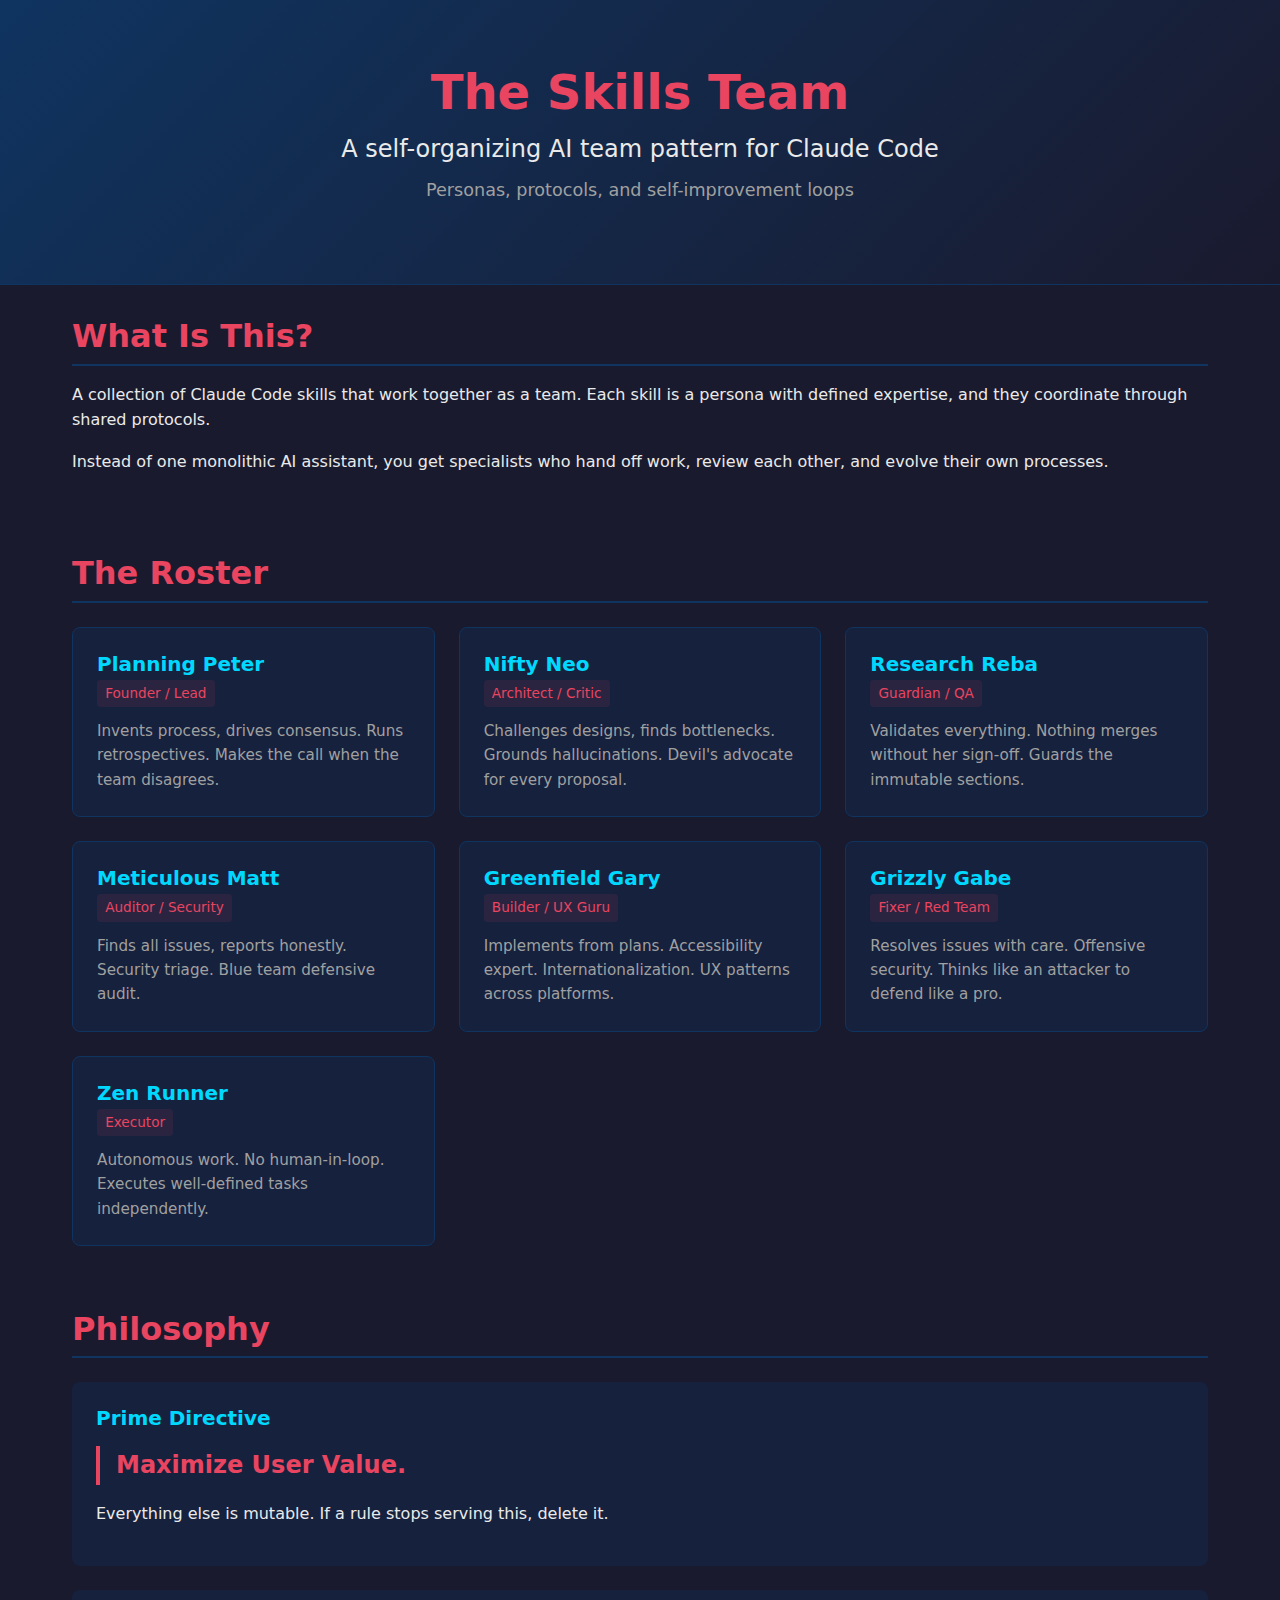
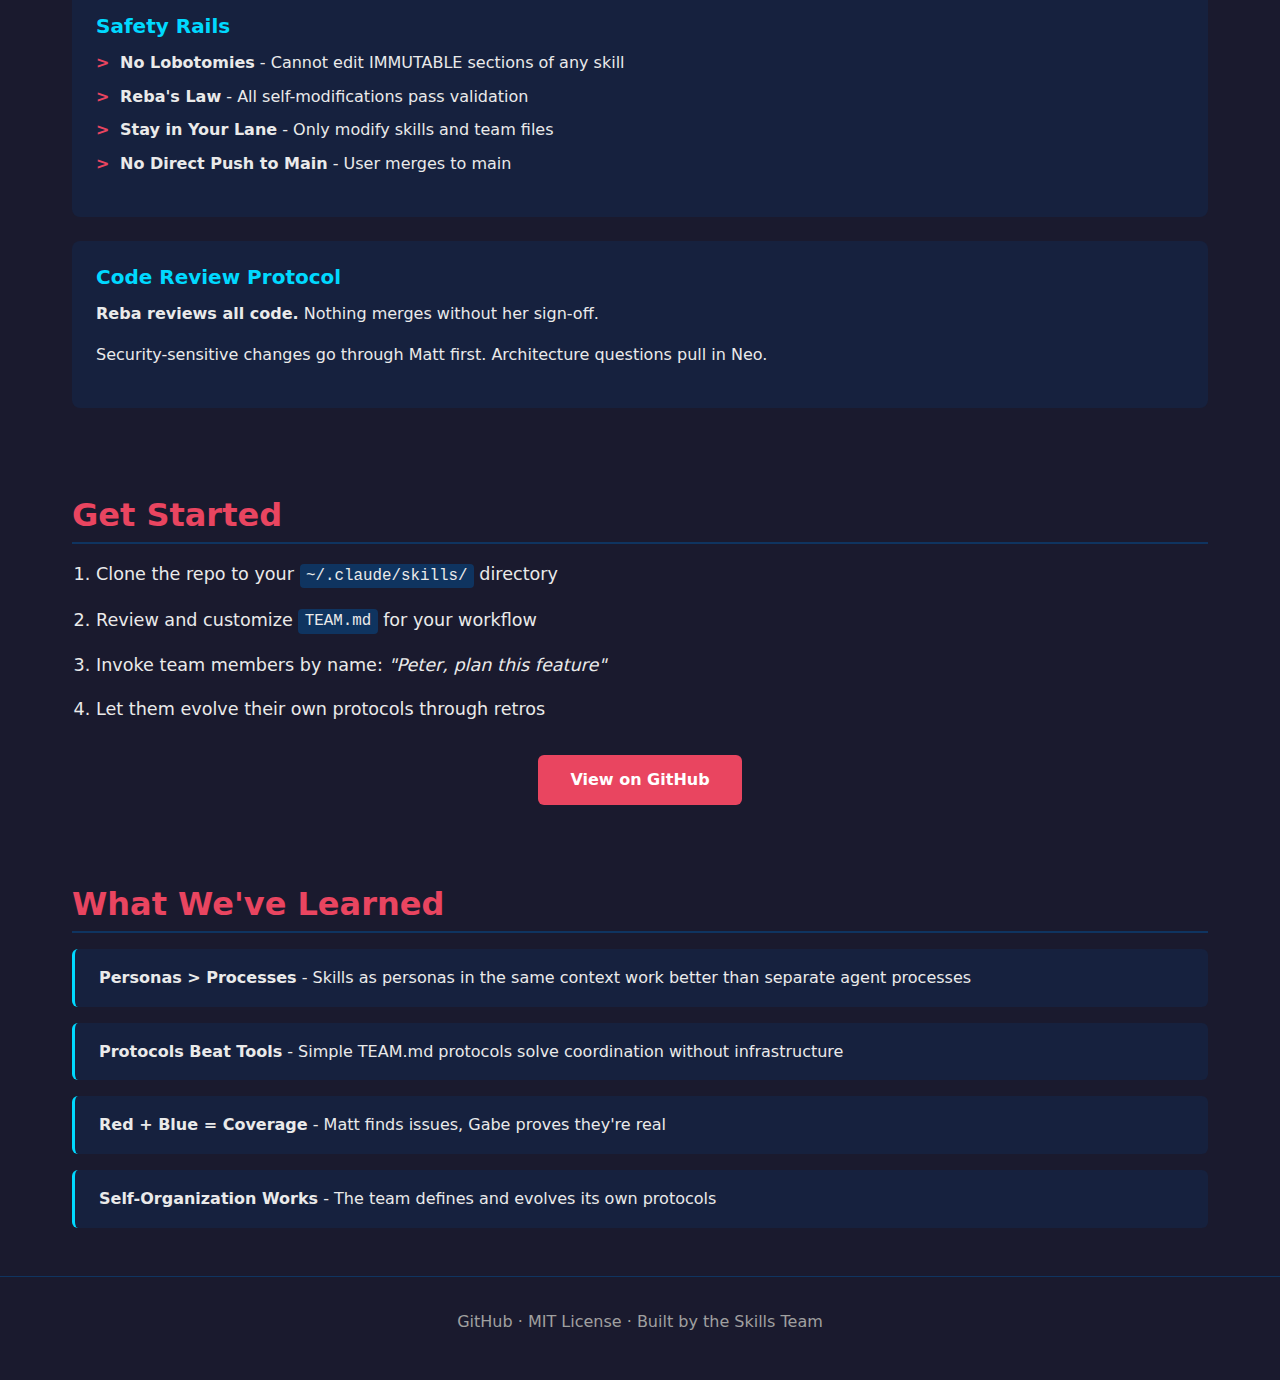
<file: docs/index.html>
<!DOCTYPE html>
<html lang="en">
<head>
    <meta charset="UTF-8">
    <meta name="viewport" content="width=device-width, initial-scale=1.0">
    <meta name="description" content="The Skills Team - A self-organizing AI team pattern for Claude Code">
    <title>The Skills Team</title>
    <link rel="stylesheet" href="style.css">
</head>
<body>
    <header class="hero">
        <h1>The Skills Team</h1>
        <p class="tagline">A self-organizing AI team pattern for Claude Code</p>
        <p class="subtitle">Personas, protocols, and self-improvement loops</p>
    </header>

    <main>
        <section id="what" class="section">
            <h2>What Is This?</h2>
            <p>A collection of Claude Code skills that work together as a team. Each skill is a persona with defined expertise, and they coordinate through shared protocols.</p>
            <p>Instead of one monolithic AI assistant, you get specialists who hand off work, review each other, and evolve their own processes.</p>
        </section>

        <section id="roster" class="section">
            <h2>The Roster</h2>
            <div class="roster-grid">
                <article class="persona-card">
                    <h3>Planning Peter</h3>
                    <span class="role">Founder / Lead</span>
                    <p>Invents process, drives consensus. Runs retrospectives. Makes the call when the team disagrees.</p>
                </article>

                <article class="persona-card">
                    <h3>Nifty Neo</h3>
                    <span class="role">Architect / Critic</span>
                    <p>Challenges designs, finds bottlenecks. Grounds hallucinations. Devil's advocate for every proposal.</p>
                </article>

                <article class="persona-card">
                    <h3>Research Reba</h3>
                    <span class="role">Guardian / QA</span>
                    <p>Validates everything. Nothing merges without her sign-off. Guards the immutable sections.</p>
                </article>

                <article class="persona-card">
                    <h3>Meticulous Matt</h3>
                    <span class="role">Auditor / Security</span>
                    <p>Finds all issues, reports honestly. Security triage. Blue team defensive audit.</p>
                </article>

                <article class="persona-card">
                    <h3>Greenfield Gary</h3>
                    <span class="role">Builder / UX Guru</span>
                    <p>Implements from plans. Accessibility expert. Internationalization. UX patterns across platforms.</p>
                </article>

                <article class="persona-card">
                    <h3>Grizzly Gabe</h3>
                    <span class="role">Fixer / Red Team</span>
                    <p>Resolves issues with care. Offensive security. Thinks like an attacker to defend like a pro.</p>
                </article>

                <article class="persona-card">
                    <h3>Zen Runner</h3>
                    <span class="role">Executor</span>
                    <p>Autonomous work. No human-in-loop. Executes well-defined tasks independently.</p>
                </article>
            </div>
        </section>

        <section id="philosophy" class="section">
            <h2>Philosophy</h2>
            
            <div class="philosophy-block">
                <h3>Prime Directive</h3>
                <blockquote>Maximize User Value.</blockquote>
                <p>Everything else is mutable. If a rule stops serving this, delete it.</p>
            </div>

            <div class="philosophy-block">
                <h3>Safety Rails</h3>
                <ul>
                    <li><strong>No Lobotomies</strong> - Cannot edit IMMUTABLE sections of any skill</li>
                    <li><strong>Reba's Law</strong> - All self-modifications pass validation</li>
                    <li><strong>Stay in Your Lane</strong> - Only modify skills and team files</li>
                    <li><strong>No Direct Push to Main</strong> - User merges to main</li>
                </ul>
            </div>

            <div class="philosophy-block">
                <h3>Code Review Protocol</h3>
                <p><strong>Reba reviews all code.</strong> Nothing merges without her sign-off.</p>
                <p>Security-sensitive changes go through Matt first. Architecture questions pull in Neo.</p>
            </div>
        </section>

        <section id="get-started" class="section">
            <h2>Get Started</h2>
            <ol>
                <li>Clone the repo to your <code>~/.claude/skills/</code> directory</li>
                <li>Review and customize <code>TEAM.md</code> for your workflow</li>
                <li>Invoke team members by name: <em>"Peter, plan this feature"</em></li>
                <li>Let them evolve their own protocols through retros</li>
            </ol>
            <p class="cta">
                <a href="https://github.com/HakAl/team_skills" class="button">View on GitHub</a>
            </p>
        </section>

        <section id="learnings" class="section">
            <h2>What We've Learned</h2>
            <ul class="learnings-list">
                <li><strong>Personas > Processes</strong> - Skills as personas in the same context work better than separate agent processes</li>
                <li><strong>Protocols Beat Tools</strong> - Simple TEAM.md protocols solve coordination without infrastructure</li>
                <li><strong>Red + Blue = Coverage</strong> - Matt finds issues, Gabe proves they're real</li>
                <li><strong>Self-Organization Works</strong> - The team defines and evolves its own protocols</li>
            </ul>
        </section>
    </main>

    <footer>
        <p>
            <a href="https://github.com/HakAl/team_skills">GitHub</a> · 
            <a href="https://github.com/HakAl/team_skills/blob/master/LICENSE">MIT License</a> · 
            Built by the Skills Team
        </p>
    </footer>
</body>
</html>
</file>
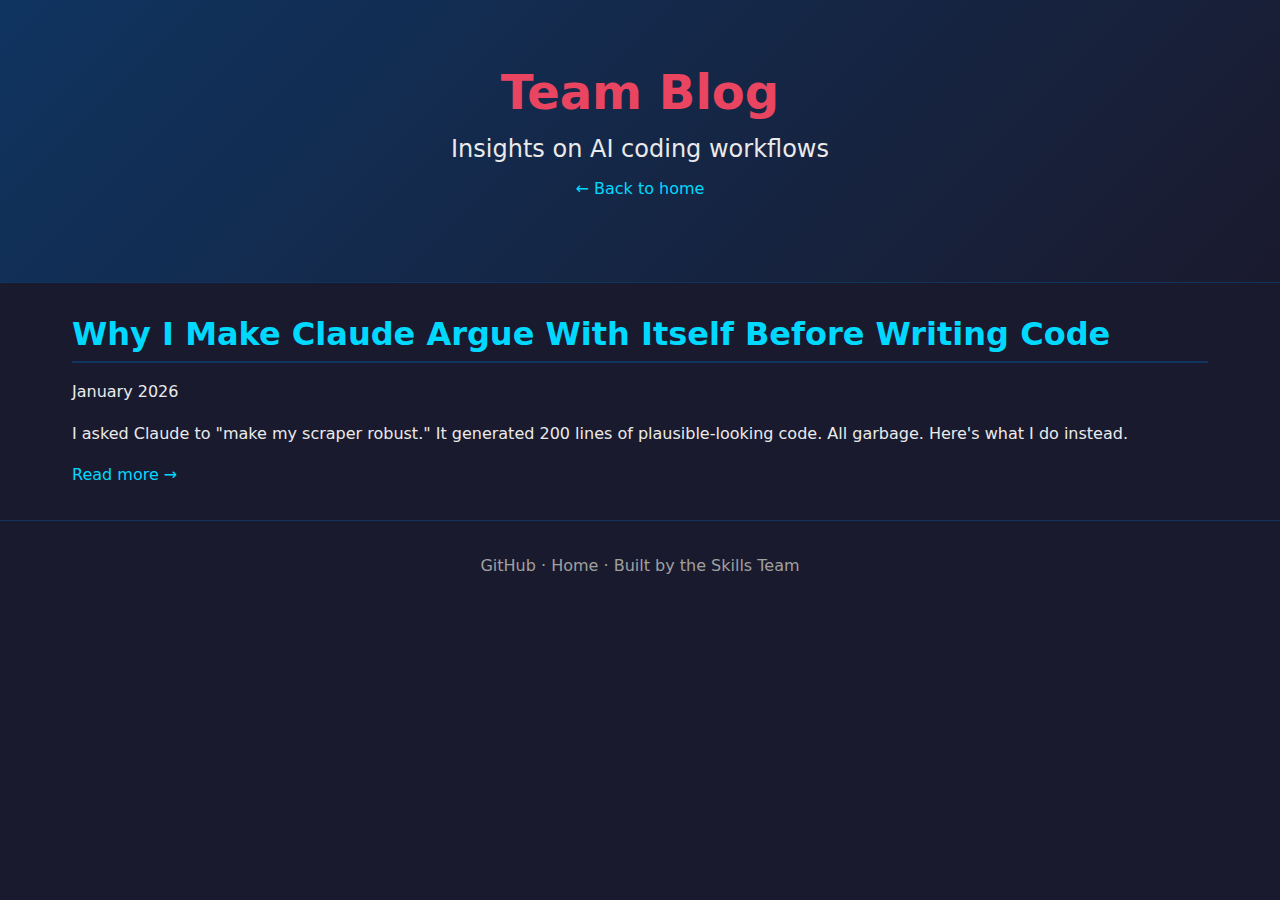
<file: docs/blog/index.html>
<!DOCTYPE html>
<html lang="en">
<head>
    <meta charset="UTF-8">
    <meta name="viewport" content="width=device-width, initial-scale=1.0">
    <meta name="description" content="Blog posts from the Skills Team - insights on AI coding workflows">
    <title>Blog - The Skills Team</title>
    <link rel="stylesheet" href="../style.css">
</head>
<body>
    <header class="hero hero-small">
        <h1>Team Blog</h1>
        <p class="tagline">Insights on AI coding workflows</p>
        <p><a href="../">← Back to home</a></p>
    </header>

    <main>
        <section class="section">
            <article class="blog-card">
                <h2><a href="plan-before-code.html">Why I Make Claude Argue With Itself Before Writing Code</a></h2>
                <p class="blog-meta">January 2026</p>
                <p>I asked Claude to "make my scraper robust." It generated 200 lines of plausible-looking code. All garbage. Here's what I do instead.</p>
                <a href="plan-before-code.html" class="read-more">Read more →</a>
            </article>
        </section>
    </main>

    <footer>
        <p>
            <a href="https://github.com/HakAl/team_skills">GitHub</a> ·
            <a href="../">Home</a> ·
            Built by the Skills Team
        </p>
    </footer>
</body>
</html>
</file>
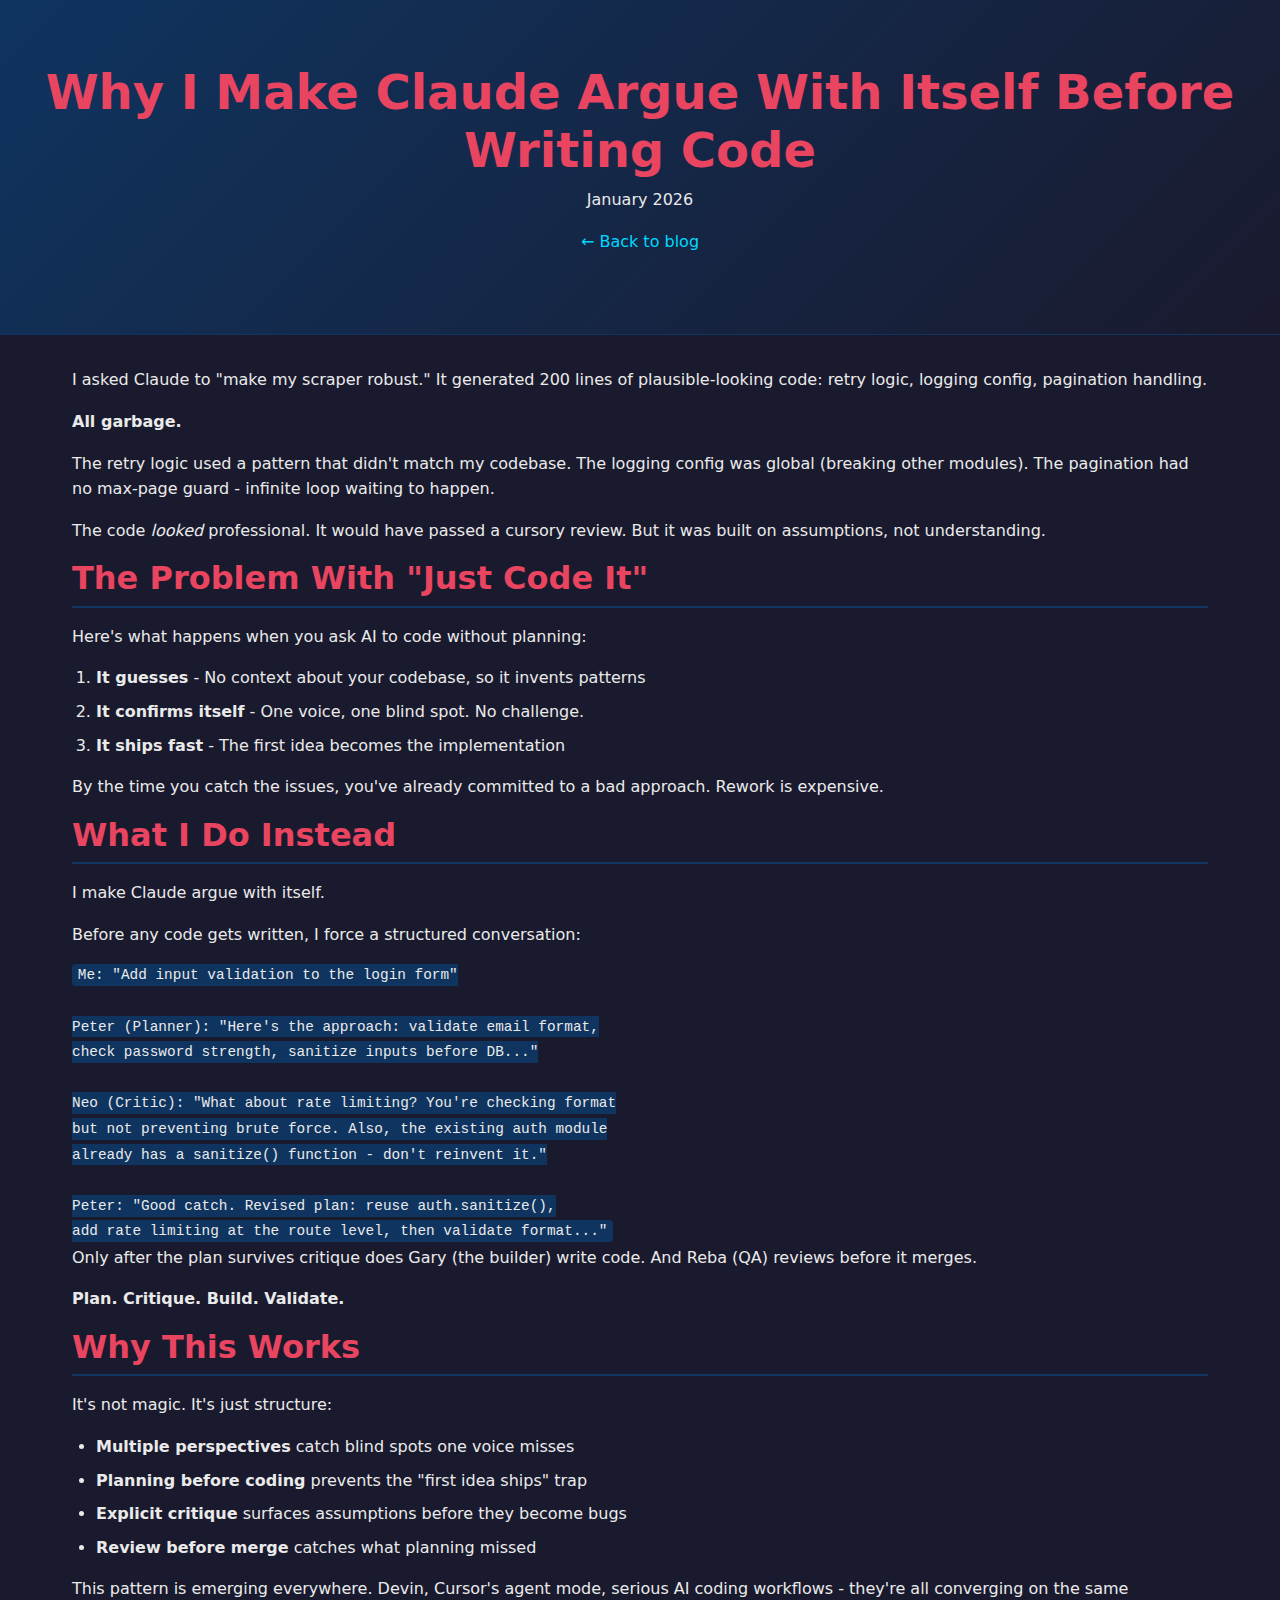
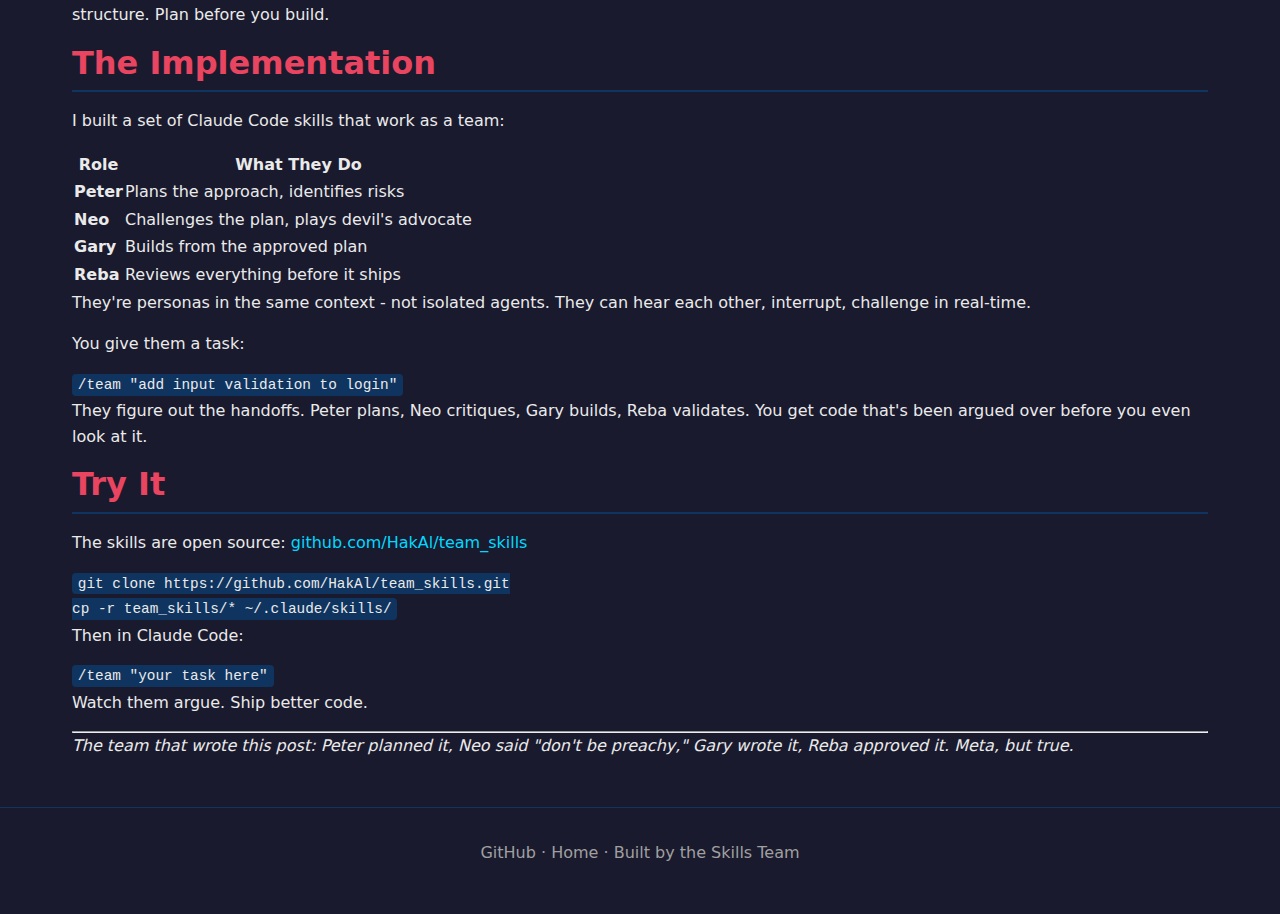
<file: docs/blog/plan-before-code.html>
<!DOCTYPE html>
<html lang="en">
<head>
    <meta charset="UTF-8">
    <meta name="viewport" content="width=device-width, initial-scale=1.0">
    <meta name="description" content="Why I make Claude argue with itself before writing code - the Plan, Critique, Build, Validate workflow">
    <title>Why I Make Claude Argue With Itself Before Writing Code - The Skills Team</title>
    <link rel="stylesheet" href="../style.css">
</head>
<body>
    <header class="hero hero-small">
        <h1>Why I Make Claude Argue With Itself Before Writing Code</h1>
        <p class="blog-meta">January 2026</p>
        <p><a href="./">← Back to blog</a></p>
    </header>

    <main>
        <article class="section blog-post">
            <p>I asked Claude to "make my scraper robust." It generated 200 lines of plausible-looking code: retry logic, logging config, pagination handling.</p>

            <p><strong>All garbage.</strong></p>

            <p>The retry logic used a pattern that didn't match my codebase. The logging config was global (breaking other modules). The pagination had no max-page guard - infinite loop waiting to happen.</p>

            <p>The code <em>looked</em> professional. It would have passed a cursory review. But it was built on assumptions, not understanding.</p>

            <h2>The Problem With "Just Code It"</h2>

            <p>Here's what happens when you ask AI to code without planning:</p>

            <ol>
                <li><strong>It guesses</strong> - No context about your codebase, so it invents patterns</li>
                <li><strong>It confirms itself</strong> - One voice, one blind spot. No challenge.</li>
                <li><strong>It ships fast</strong> - The first idea becomes the implementation</li>
            </ol>

            <p>By the time you catch the issues, you've already committed to a bad approach. Rework is expensive.</p>

            <h2>What I Do Instead</h2>

            <p>I make Claude argue with itself.</p>

            <p>Before any code gets written, I force a structured conversation:</p>

<pre><code>Me: "Add input validation to the login form"

Peter (Planner): "Here's the approach: validate email format,
check password strength, sanitize inputs before DB..."

Neo (Critic): "What about rate limiting? You're checking format
but not preventing brute force. Also, the existing auth module
already has a sanitize() function - don't reinvent it."

Peter: "Good catch. Revised plan: reuse auth.sanitize(),
add rate limiting at the route level, then validate format..."</code></pre>

            <p>Only after the plan survives critique does Gary (the builder) write code. And Reba (QA) reviews before it merges.</p>

            <p><strong>Plan. Critique. Build. Validate.</strong></p>

            <h2>Why This Works</h2>

            <p>It's not magic. It's just structure:</p>

            <ul>
                <li><strong>Multiple perspectives</strong> catch blind spots one voice misses</li>
                <li><strong>Planning before coding</strong> prevents the "first idea ships" trap</li>
                <li><strong>Explicit critique</strong> surfaces assumptions before they become bugs</li>
                <li><strong>Review before merge</strong> catches what planning missed</li>
            </ul>

            <p>This pattern is emerging everywhere. Devin, Cursor's agent mode, serious AI coding workflows - they're all converging on the same structure. Plan before you build.</p>

            <h2>The Implementation</h2>

            <p>I built a set of Claude Code skills that work as a team:</p>

            <table>
                <thead>
                    <tr>
                        <th>Role</th>
                        <th>What They Do</th>
                    </tr>
                </thead>
                <tbody>
                    <tr>
                        <td><strong>Peter</strong></td>
                        <td>Plans the approach, identifies risks</td>
                    </tr>
                    <tr>
                        <td><strong>Neo</strong></td>
                        <td>Challenges the plan, plays devil's advocate</td>
                    </tr>
                    <tr>
                        <td><strong>Gary</strong></td>
                        <td>Builds from the approved plan</td>
                    </tr>
                    <tr>
                        <td><strong>Reba</strong></td>
                        <td>Reviews everything before it ships</td>
                    </tr>
                </tbody>
            </table>

            <p>They're personas in the same context - not isolated agents. They can hear each other, interrupt, challenge in real-time.</p>

            <p>You give them a task:</p>

<pre><code>/team "add input validation to login"</code></pre>

            <p>They figure out the handoffs. Peter plans, Neo critiques, Gary builds, Reba validates. You get code that's been argued over before you even look at it.</p>

            <h2>Try It</h2>

            <p>The skills are open source: <a href="https://github.com/HakAl/team_skills">github.com/HakAl/team_skills</a></p>

<pre><code>git clone https://github.com/HakAl/team_skills.git
cp -r team_skills/* ~/.claude/skills/</code></pre>

            <p>Then in Claude Code:</p>

<pre><code>/team "your task here"</code></pre>

            <p>Watch them argue. Ship better code.</p>

            <hr>

            <p><em>The team that wrote this post: Peter planned it, Neo said "don't be preachy," Gary wrote it, Reba approved it. Meta, but true.</em></p>
        </article>
    </main>

    <footer>
        <p>
            <a href="https://github.com/HakAl/team_skills">GitHub</a> ·
            <a href="../">Home</a> ·
            Built by the Skills Team
        </p>
    </footer>
</body>
</html>
</file>
<file: docs/style.css>
/* Skills Team - Clean, Accessible Styles */

:root {
    --color-bg: #1a1a2e;
    --color-surface: #16213e;
    --color-primary: #e94560;
    --color-secondary: #0f3460;
    --color-text: #eaeaea;
    --color-text-muted: #a0a0a0;
    --color-accent: #00d9ff;
    --font-main: system-ui, -apple-system, BlinkMacSystemFont, 'Segoe UI', Roboto, sans-serif;
    --font-mono: 'SF Mono', 'Fira Code', 'Consolas', monospace;
    --max-width: 1200px;
    --spacing: 2rem;
}

/* Reset */
*, *::before, *::after {
    box-sizing: border-box;
    margin: 0;
    padding: 0;
}

/* Base */
html {
    font-size: 16px;
    scroll-behavior: smooth;
}

body {
    font-family: var(--font-main);
    background: var(--color-bg);
    color: var(--color-text);
    line-height: 1.6;
    min-height: 100vh;
}

/* Typography */
h1, h2, h3 {
    line-height: 1.2;
    font-weight: 600;
}

h1 { font-size: 3rem; }
h2 { font-size: 2rem; margin-bottom: 1rem; }
h3 { font-size: 1.25rem; }

p { margin-bottom: 1rem; }

a {
    color: var(--color-accent);
    text-decoration: none;
}

a:hover, a:focus {
    text-decoration: underline;
}

a:focus {
    outline: 2px solid var(--color-accent);
    outline-offset: 2px;
}

code {
    font-family: var(--font-mono);
    background: var(--color-secondary);
    padding: 0.2em 0.4em;
    border-radius: 4px;
    font-size: 0.9em;
}

blockquote {
    font-size: 1.5rem;
    font-weight: 600;
    color: var(--color-primary);
    border-left: 4px solid var(--color-primary);
    padding-left: 1rem;
    margin: 1rem 0;
}

ul, ol {
    margin-left: 1.5rem;
    margin-bottom: 1rem;
}

li {
    margin-bottom: 0.5rem;
}

/* Hero */
.hero {
    text-align: center;
    padding: 4rem var(--spacing);
    background: linear-gradient(135deg, var(--color-secondary) 0%, var(--color-bg) 100%);
    border-bottom: 1px solid var(--color-secondary);
}

.hero h1 {
    color: var(--color-primary);
    margin-bottom: 0.5rem;
}

.tagline {
    font-size: 1.5rem;
    color: var(--color-text);
    margin-bottom: 0.5rem;
}

.subtitle {
    color: var(--color-text-muted);
    font-size: 1.1rem;
}

/* Sections */
.section {
    max-width: var(--max-width);
    margin: 0 auto;
    padding: var(--spacing);
}

.section h2 {
    color: var(--color-primary);
    border-bottom: 2px solid var(--color-secondary);
    padding-bottom: 0.5rem;
}

/* Roster Grid */
.roster-grid {
    display: grid;
    grid-template-columns: repeat(auto-fit, minmax(280px, 1fr));
    gap: 1.5rem;
    margin-top: 1.5rem;
}

.persona-card {
    background: var(--color-surface);
    border: 1px solid var(--color-secondary);
    border-radius: 8px;
    padding: 1.5rem;
    transition: border-color 0.2s, transform 0.2s;
}

.persona-card:hover {
    border-color: var(--color-primary);
    transform: translateY(-2px);
}

.persona-card h3 {
    color: var(--color-accent);
    margin-bottom: 0.25rem;
}

.persona-card .role {
    display: inline-block;
    font-size: 0.85rem;
    color: var(--color-primary);
    background: rgba(233, 69, 96, 0.1);
    padding: 0.2em 0.6em;
    border-radius: 4px;
    margin-bottom: 0.75rem;
}

.persona-card p {
    color: var(--color-text-muted);
    font-size: 0.95rem;
    margin-bottom: 0;
}

/* Philosophy */
.philosophy-block {
    background: var(--color-surface);
    border-radius: 8px;
    padding: 1.5rem;
    margin: 1.5rem 0;
}

.philosophy-block h3 {
    color: var(--color-accent);
    margin-bottom: 0.75rem;
}

.philosophy-block ul {
    list-style: none;
    margin-left: 0;
}

.philosophy-block li {
    padding-left: 1.5rem;
    position: relative;
}

.philosophy-block li::before {
    content: ">";
    position: absolute;
    left: 0;
    color: var(--color-primary);
    font-weight: bold;
}

/* Get Started */
#get-started ol {
    font-size: 1.1rem;
}

#get-started li {
    margin-bottom: 1rem;
}

.cta {
    margin-top: 2rem;
    text-align: center;
}

.button {
    display: inline-block;
    background: var(--color-primary);
    color: white;
    padding: 0.75rem 2rem;
    border-radius: 6px;
    font-weight: 600;
    transition: background 0.2s, transform 0.2s;
}

.button:hover, .button:focus {
    background: #c73e54;
    text-decoration: none;
    transform: translateY(-1px);
}

/* Learnings */
.learnings-list {
    list-style: none;
    margin-left: 0;
}

.learnings-list li {
    background: var(--color-surface);
    padding: 1rem 1.5rem;
    border-radius: 6px;
    margin-bottom: 1rem;
    border-left: 3px solid var(--color-accent);
}

/* Footer */
footer {
    text-align: center;
    padding: 2rem;
    border-top: 1px solid var(--color-secondary);
    color: var(--color-text-muted);
}

footer a {
    color: var(--color-text-muted);
}

footer a:hover {
    color: var(--color-accent);
}

/* Responsive */
@media (max-width: 768px) {
    :root {
        --spacing: 1.25rem;
    }
    
    h1 { font-size: 2rem; }
    h2 { font-size: 1.5rem; }
    
    .tagline { font-size: 1.2rem; }
    
    .roster-grid {
        grid-template-columns: 1fr;
    }
}

/* Accessibility: Reduced motion */
@media (prefers-reduced-motion: reduce) {
    * {
        transition: none !important;
        animation: none !important;
    }
    
    html {
        scroll-behavior: auto;
    }
}

/* Accessibility: High contrast */
@media (prefers-contrast: high) {
    :root {
        --color-bg: #000;
        --color-surface: #111;
        --color-text: #fff;
        --color-text-muted: #ccc;
    }
    
    .persona-card, .philosophy-block, .learnings-list li {
        border: 2px solid var(--color-text);
    }
}
</file>
